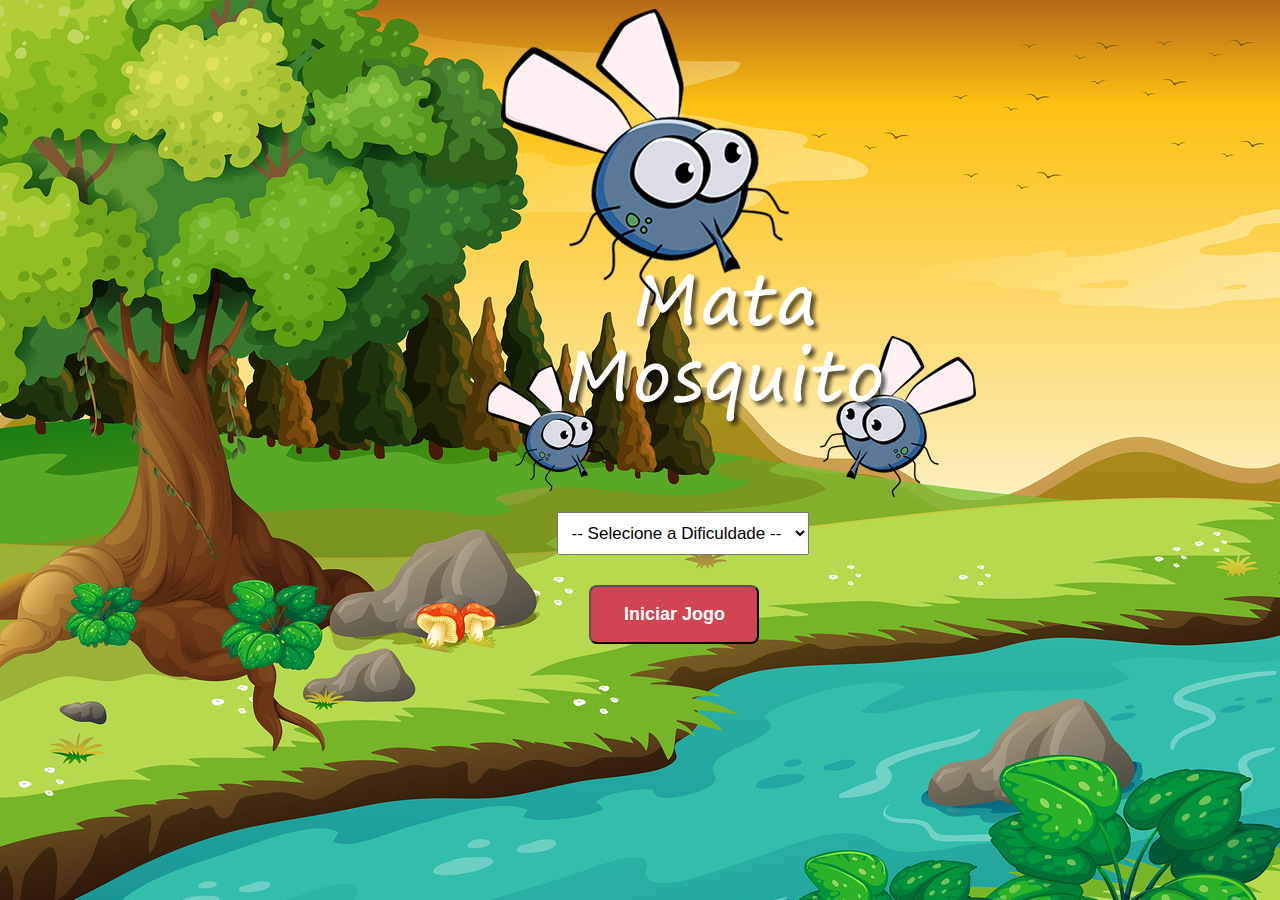
<file: index.html>
<!DOCTYPE html>
<html lang="pt-br">
<head>
    <meta charset="UTF-8">
    <meta name="viewport" content="width=device-width, initial-scale=1.0">
    <link rel="stylesheet" href="style.css">
    <script src="script.js"></script>
    <title>Início</title>
</head>
<body>
    <img src="img/game.png" alt="" class="game-over">
    <select class="dificuldade" id="nivel">
        <option value="">-- Selecione a Dificuldade --</option>
        <option value="facil">Fácil</option>
        <option value="medio">Médio</option>
        <option value="dificil">Difícil</option>
    </select>
    <button class="btn-inicia" onclick= iniciaJogo()> Iniciar Jogo</button>
</body>
</html>
</file>
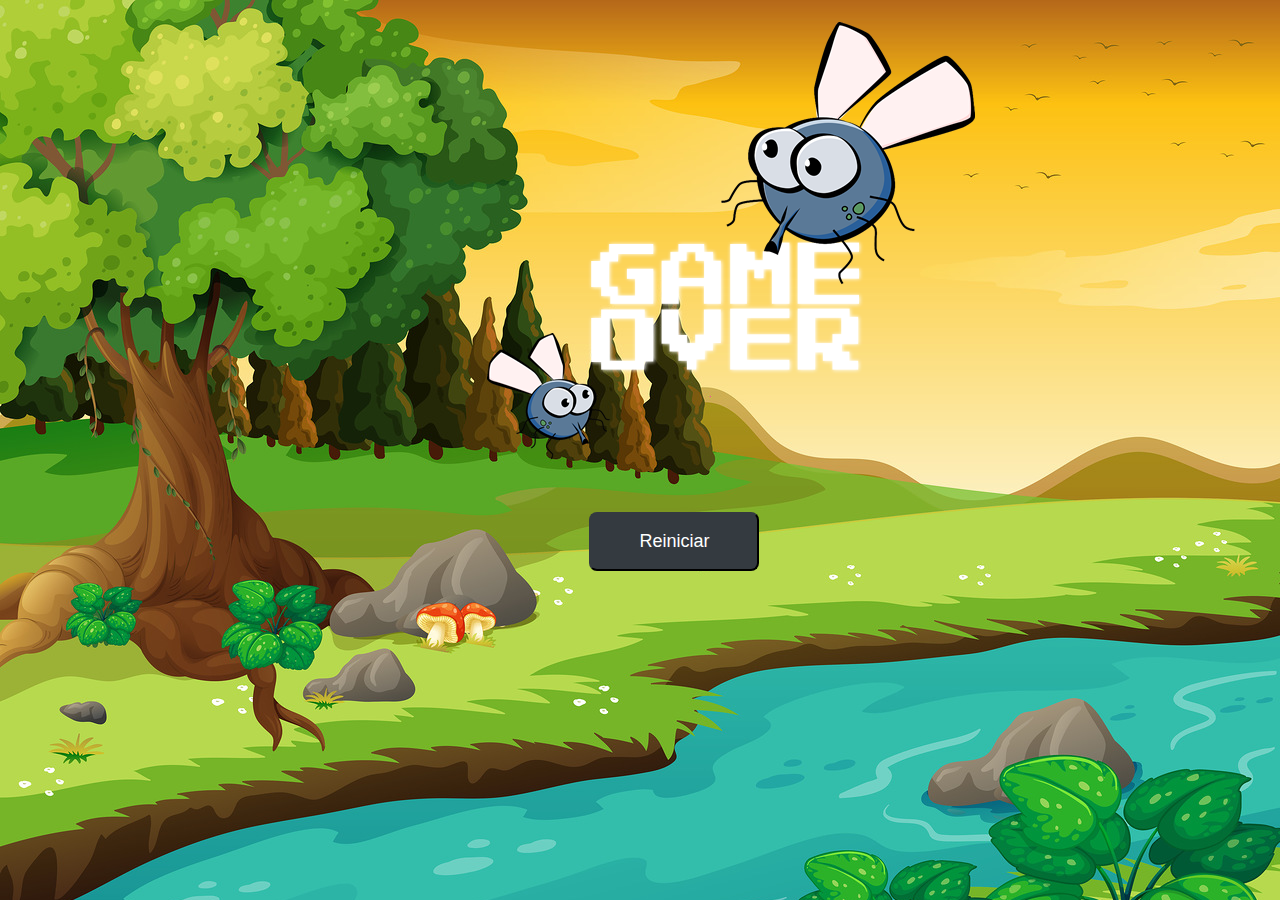
<file: fim_de_jogo.html>
<!DOCTYPE html>
<html lang="pt-br">
<head>
    <meta charset="UTF-8">
    <meta name="viewport" content="width=device-width, initial-scale=1.0">
    <link rel="stylesheet" href="style.css">
    <title>Fim de Jogo</title>
</head>
<body>
    <img src="img/game_over.png" alt="" class="game-over">
    <button class="btn-reinicia" onclick="window.location.href = 'index.html'"> Reiniciar</button>
</body>
</html>
</file>
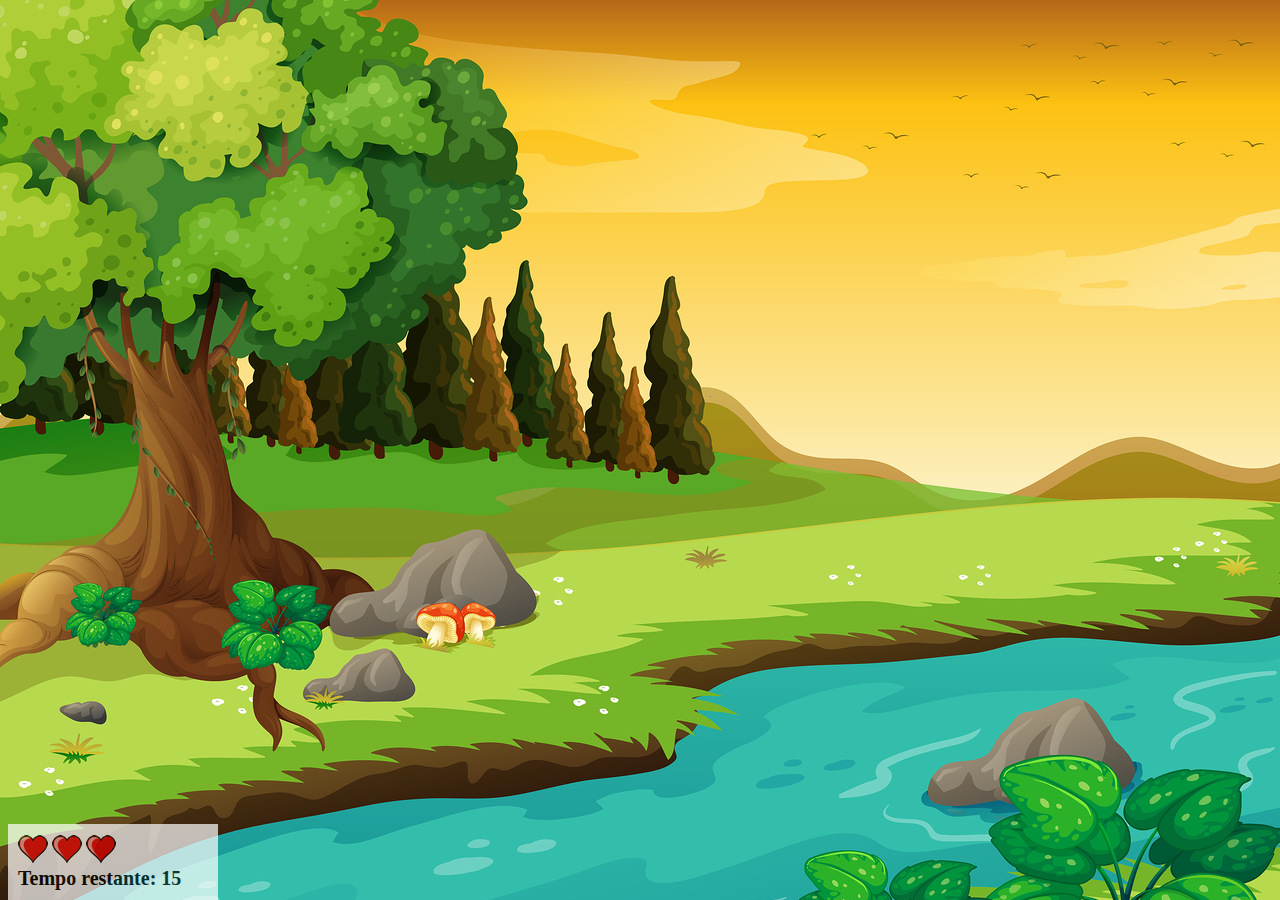
<file: jogo.html>
<!DOCTYPE html>
<html lang="pt-br">
<head>
    <meta charset="UTF-8">
    <meta name="viewport" content="width=device-width, initial-scale=1.0">
    <link rel="stylesheet" href="style.css">
    <script src="script.js"></script>
    <title>Jogo Mata Mosquito</title>
</head>
<body onresize="determinaDimensaoJogo()">

    <div class="painel">
        <div>
            <img id="v1" src="img/coracao_cheio.png" alt="">
            <img id="v2" src="img/coracao_cheio.png" alt="">
            <img id="v3" src="img/coracao_cheio.png" alt="">
        </div>
        <div class="cronometro">
            Tempo restante: <span id="cronometro"></span> 
        </div>
    </div>

    <script>

        document.getElementById('cronometro').innerHTML = tempo

        setInterval(function(){
            posicaoAleatoria()
        }, tempoMosquito)
    </script>
</body>
</html>
</file>
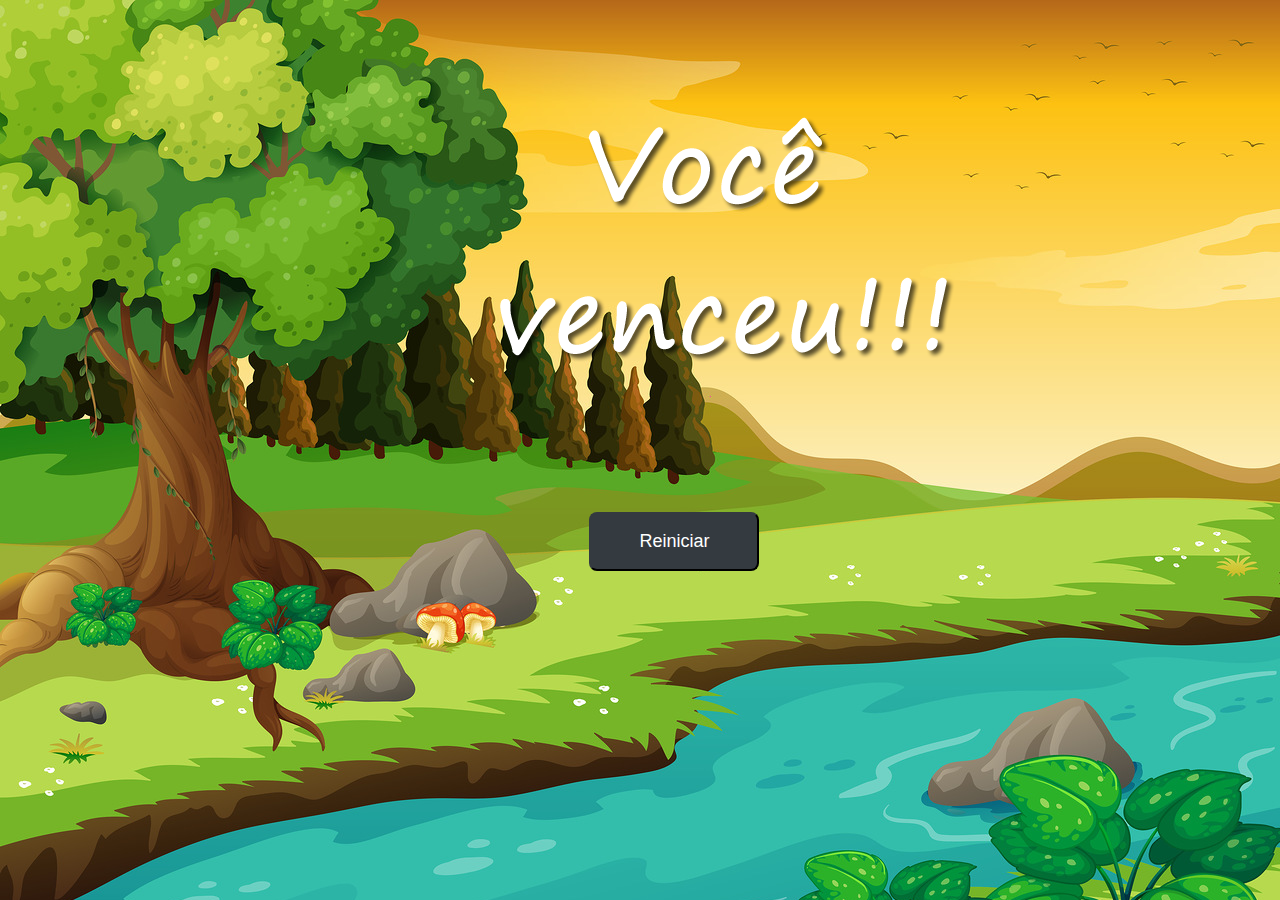
<file: vitoria.html>
<!DOCTYPE html>
<html lang="pt-br">
<head>
    <meta charset="UTF-8">
    <meta name="viewport" content="width=device-width, initial-scale=1.0">
    <link rel="stylesheet" href="style.css">
    <title>Fim de Jogo</title>
</head>
<body>
    <img src="img/vitoria.png" alt="" class="game-over">
    <button class="btn-reinicia" onclick="window.location.href = 'index.html'"> Reiniciar</button>
</body>
</html>
</file>
<file: style.css>
html {
    cursor: url(img/mata_mosca.png) 30 30, auto;
}

body {
    background: url('img/bg.jpg') no-repeat;
    background-size: cover;

}

.mosquito1 {
    width: 50px;
    height: 50px;
}

.mosquito2 {
    width: 70px;
    height: 70px;
}

.mosquito3 {
    width: 90px;
    height: 90px;
}

.ladoA {
    transform: scaleX(1);
}

.ladoB {
    transform: scaleX(-1);
}

.painel {
    margin-left: 0;
    bottom: 0;
    float: left;
    position: absolute;
    padding: 10px;
    background-color: #fff;
    opacity: 0.7;
    width: 190px;
    border-top:solid 1px #fff;
}

.cronometro {
	font-size: 20px;
	font-weight: bold;
}

.game-over {
    margin: 0 37%;
}

.btn-reinicia {
    background-color: #343a40;
    color: #fff;
    margin-left: 46%;
    padding: 17px;
    font-size: 18px;
    border-radius: 8px;
    border-color: #343a40;
    cursor: pointer;
    width: 170px;
}

.btn-reinicia:hover {
    background-color: #272b2f;
}

.btn-inicia {
    background-color: #D14451;
    color: #fff;
    margin-left: 46%;
    margin-top: 30px;
    padding: 17px;
    font-size: 18px;
    border-radius: 8px;
    cursor: pointer;
    width: 170px;
    font-weight: bold;
}

.dificuldade {
    margin-left: 43.4%;
    padding: 10px;
    display: block;
    font-size: 17px;
}
</file>
